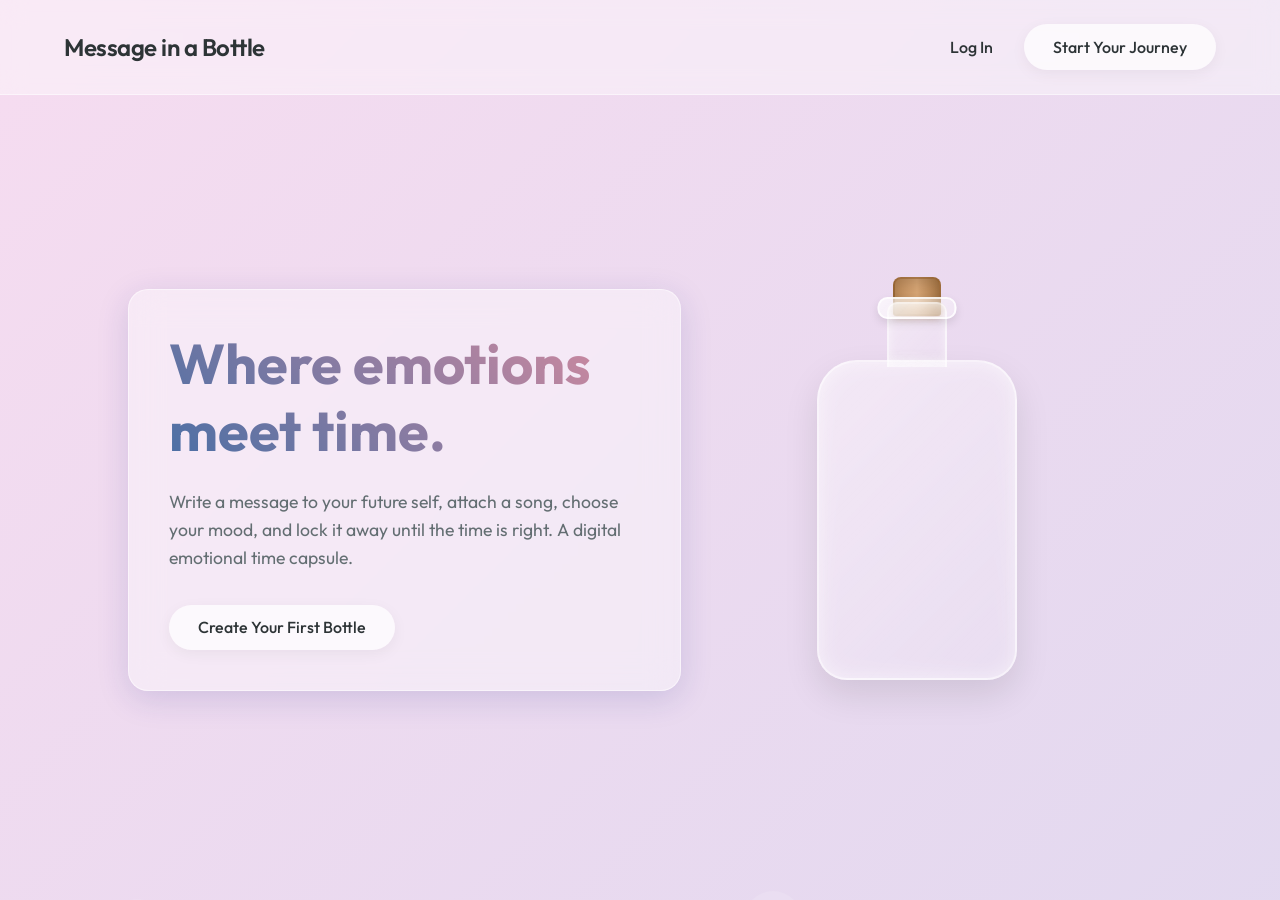
<file: index.html>
<!DOCTYPE html>
<html lang="en">
<head>
    <meta charset="UTF-8">
    <meta name="viewport" content="width=device-width, initial-scale=1.0">
    <title>Message in a Bottle | Preserve Today. Reflect Tomorrow.</title>
    <link rel="stylesheet" href="css/main.css">
    <link href="https://fonts.googleapis.com/css2?family=Outfit:wght@300;400;500;600;700&display=swap" rel="stylesheet">
</head>
<body class="landing-page">
    <div class="particles-container" id="particles"></div>
    
    <nav class="glass-nav">
        <div class="logo">Message in a Bottle</div>
        <div class="nav-links">
            <a href="login.html" class="btn-ghost">Log In</a>
            <a href="login.html?signup=true" class="btn-primary">Start Your Journey</a>
        </div>
    </nav>

    <main class="hero">
        <div class="hero-content glass-card">
            <h1>Where emotions meet time.</h1>
            <p>Write a message to your future self, attach a song, choose your mood, and lock it away until the time is right. A digital emotional time capsule.</p>
            <a href="login.html" class="btn-primary btn-large">Create Your First Bottle</a>
        </div>
        
        <div class="hero-visual">
            <div class="floating-bottle">
                <!-- SVG or Image of a bottle would go here -->
                <div class="bottle-glow"></div>
                <div class="bottle-shape">
                    <div class="message-scroll"></div>
                </div>
            </div>
        </div>
    </main>

    <script src="js/main.js"></script>
</body>
</html>
</file>
<file: css/main.css>
:root {
    --primary-color: #a8cfee; /* soft light blue */
    --secondary-color: #f6dcf0; /* light pink */
    --accent-color: #e8b2c1;
    --text-main: #2d3436;
    --text-light: #636e72;
    --glass-bg: rgba(255, 255, 255, 0.4);
    --glass-border: rgba(255, 255, 255, 0.5);
    --glass-shadow: 0 8px 32px 0 rgba(31, 38, 135, 0.15);
}

* {
    margin: 0;
    padding: 0;
    box-sizing: border-box;
    font-family: 'Outfit', sans-serif;
}

body {
    background: linear-gradient(135deg, var(--secondary-color), var(--primary-color));
    background-size: 400% 400%;
    animation: gradientBG 15s ease infinite;
    color: var(--text-main);
    min-height: 100vh;
    overflow-x: hidden;
    position: relative;
}

@keyframes gradientBG {
    0% { background-position: 0% 50%; }
    50% { background-position: 100% 50%; }
    100% { background-position: 0% 50%; }
}

/* Glassmorphism Classes */
.glass-nav {
    display: flex;
    justify-content: space-between;
    align-items: center;
    padding: 1.5rem 5%;
    background: var(--glass-bg);
    backdrop-filter: blur(12px);
    -webkit-backdrop-filter: blur(12px);
    border-bottom: 1px solid var(--glass-border);
    position: fixed;
    width: 100%;
    top: 0;
    z-index: 100;
}

.glass-card {
    background: var(--glass-bg);
    backdrop-filter: blur(16px);
    -webkit-backdrop-filter: blur(16px);
    border-radius: 20px;
    border: 1px solid var(--glass-border);
    box-shadow: var(--glass-shadow);
    padding: 2.5rem;
}

/* Buttons */
.btn-primary, .btn-ghost {
    padding: 0.8rem 1.8rem;
    border-radius: 30px;
    text-decoration: none;
    font-weight: 500;
    transition: all 0.3s ease;
    cursor: pointer;
    border: none;
    display: inline-block;
}

.btn-primary {
    background: rgba(255, 255, 255, 0.7);
    color: var(--text-main);
    box-shadow: 0 4px 15px rgba(0,0,0,0.05);
}

.btn-primary:hover {
    background: #fff;
    transform: translateY(-2px);
    box-shadow: 0 6px 20px rgba(0,0,0,0.1);
}

.btn-ghost {
    background: transparent;
    color: var(--text-main);
}

.btn-ghost:hover {
    background: rgba(255, 255, 255, 0.3);
}

/* Typography */
h1 {
    font-size: 3.5rem;
    font-weight: 700;
    line-height: 1.2;
    margin-bottom: 1.5rem;
    background: linear-gradient(45deg, #4a6fa5, #d68b9f);
    -webkit-background-clip: text;
    -webkit-text-fill-color: transparent;
}

p {
    font-size: 1.1rem;
    line-height: 1.6;
    color: var(--text-light);
    margin-bottom: 2rem;
}

.logo {
    font-size: 1.5rem;
    font-weight: 600;
    letter-spacing: -0.5px;
}

/* Landing Page Hero */
.landing-page .hero {
    display: flex;
    align-items: center;
    justify-content: space-between;
    min-height: 100vh;
    padding: 0 10%;
    padding-top: 80px;
}

.hero-content {
    flex: 1;
    max-width: 600px;
    animation: slideUp 1s ease forwards;
    opacity: 0;
    transform: translateY(30px);
}

.hero-visual {
    flex: 1;
    display: flex;
    justify-content: center;
    align-items: center;
    position: relative;
}

/* Animations */
@keyframes slideUp {
    to {
        opacity: 1;
        transform: translateY(0);
    }
}

.floating-bottle {
    width: 200px;
    height: 320px;
    background: linear-gradient(135deg, rgba(255,255,255,0.4), rgba(255,255,255,0.1));
    border-radius: 40px 40px 30px 30px;
    border: 2px solid rgba(255,255,255,0.6);
    position: relative;
    animation: float 6s ease-in-out infinite;
    backdrop-filter: blur(5px);
    box-shadow: inset 0 0 20px rgba(255,255,255,0.5), 0 15px 35px rgba(0,0,0,0.1);
    margin-top: 60px; /* Make room for the neck */
}

/* The Bottle Neck */
.bottle-shape {
    position: absolute;
    top: -60px;
    left: 50%;
    transform: translateX(-50%);
    width: 60px;
    height: 65px;
    background: linear-gradient(135deg, rgba(255,255,255,0.4), rgba(255,255,255,0.1));
    border: 2px solid rgba(255,255,255,0.6);
    border-bottom: none;
    border-radius: 10px 10px 0 0;
    backdrop-filter: blur(5px);
    box-shadow: inset 0 0 10px rgba(255,255,255,0.5);
    z-index: -1;
}

/* The Cork */
.floating-bottle::before {
    content: '';
    position: absolute;
    top: -85px;
    left: 50%;
    transform: translateX(-50%);
    width: 44px;
    height: 35px;
    background: linear-gradient(90deg, #b88655, #d4a373, #a67544);
    border-radius: 8px 8px 3px 3px;
    border: 2px solid rgba(139, 90, 43, 0.6);
    box-shadow: inset 0 5px 10px rgba(0,0,0,0.1);
    z-index: -2;
}

/* The Bottle Rim / Lip */
.floating-bottle::after {
    content: '';
    position: absolute;
    top: -65px;
    left: 50%;
    transform: translateX(-50%);
    width: 75px;
    height: 18px;
    background: linear-gradient(135deg, rgba(255,255,255,0.7), rgba(255,255,255,0.3));
    border-radius: 10px;
    border: 2px solid rgba(255,255,255,0.8);
    box-shadow: 0 4px 10px rgba(0,0,0,0.1);
    z-index: 1;
}

@keyframes float {
    0%, 100% { transform: translateY(0) rotate(2deg); }
    50% { transform: translateY(-20px) rotate(-2deg); }
}

/* Particles */
.particles-container {
    position: fixed;
    top: 0;
    left: 0;
    width: 100%;
    height: 100%;
    pointer-events: none;
    z-index: -1;
}

.particle {
    position: absolute;
    background: rgba(255, 255, 255, 0.6);
    border-radius: 50%;
    animation: drift infinite linear;
}

@keyframes drift {
    from { transform: translateY(0) translateX(0); opacity: 1; }
    to { transform: translateY(-100vh) translateX(50px); opacity: 0; }
}

@media (max-width: 768px) {
    .glass-nav {
        flex-direction: column;
        padding: 1rem;
        gap: 0.5rem;
    }
    
    .logo {
        font-size: 1.2rem;
    }
    
    .nav-links {
        display: flex;
        gap: 0.5rem;
    }
    
    .btn-primary, .btn-ghost {
        padding: 0.5rem 1rem;
        font-size: 0.9rem;
    }
    
    h1 {
        font-size: 2.2rem;
    }
    
    .landing-page .hero {
        flex-direction: column;
        padding-top: 120px;
        text-align: center;
        gap: 3rem;
    }
}
</file>
